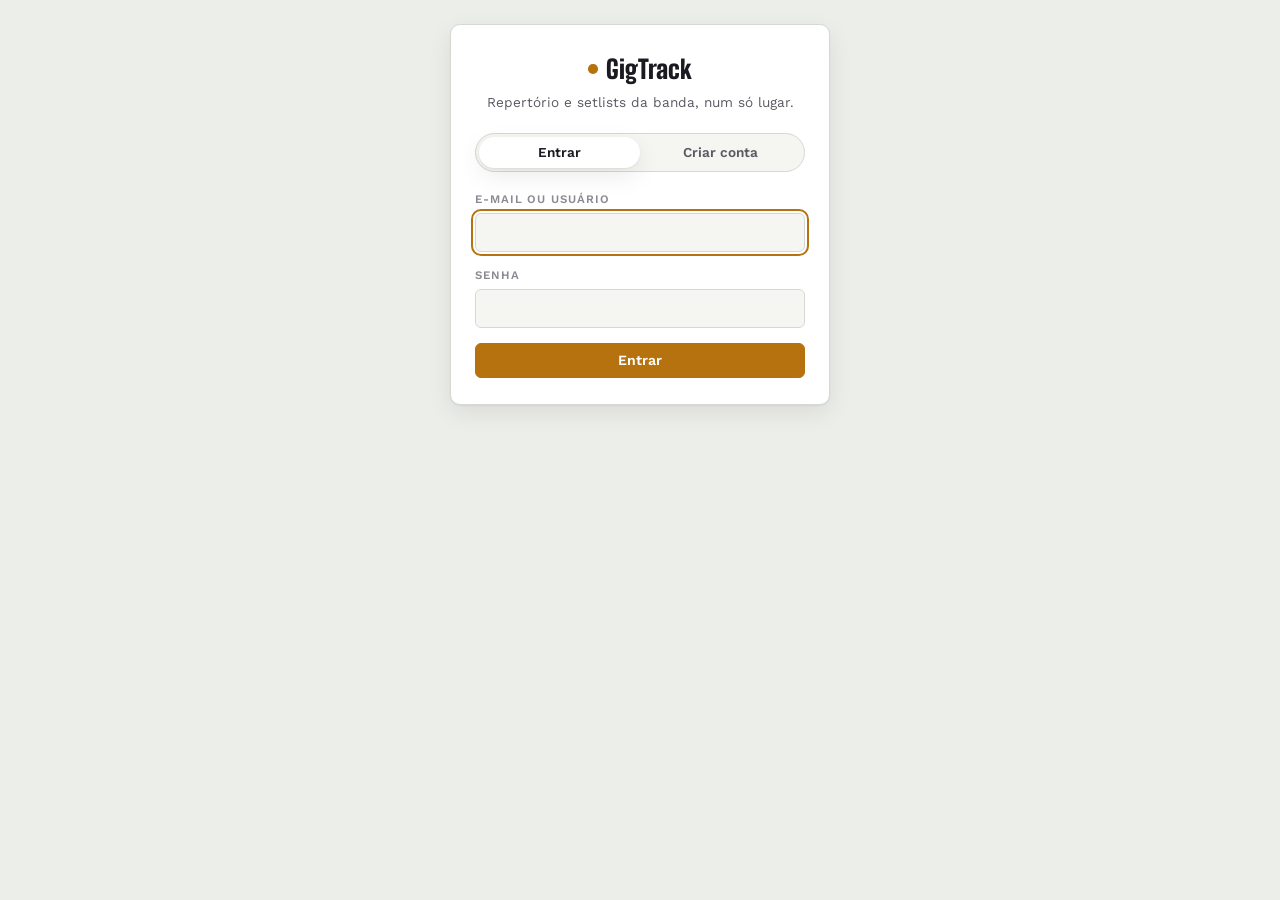
<file: index.html>
<!doctype html>
<html lang="pt-BR">
<head>
  <meta charset="utf-8">
  <meta name="viewport" content="width=device-width, initial-scale=1, viewport-fit=cover">
  <title>GigTrack — repertório, setlists e cifras da banda</title>
  <meta name="description" content="GigTrack organiza o repertório da sua banda: músicas, cifras com troca de tom, setlists com tempo total de show e PDF para o palco.">
  <link rel="canonical" href="https://gigtrack.com.br/">

  <!-- Aparência em celular / app instalado -->
  <meta name="theme-color" content="#ECEEEA" media="(prefers-color-scheme: light)">
  <meta name="theme-color" content="#16151B" media="(prefers-color-scheme: dark)">
  <meta name="color-scheme" content="light dark">
  <meta name="mobile-web-app-capable" content="yes">
  <meta name="apple-mobile-web-app-capable" content="yes">
  <meta name="apple-mobile-web-app-title" content="GigTrack">
  <meta name="apple-mobile-web-app-status-bar-style" content="black-translucent">
  <meta name="format-detection" content="telephone=no">
  <link rel="manifest" href="/manifest.webmanifest">
  <link rel="icon" href="/assets/img/icon.svg" type="image/svg+xml">
  <link rel="icon" href="/assets/img/favicon-32.png" sizes="32x32" type="image/png">
  <link rel="apple-touch-icon" href="/assets/img/apple-touch-icon.png">

  <!-- Compartilhamento (WhatsApp, redes sociais) -->
  <meta property="og:type" content="website">
  <meta property="og:site_name" content="GigTrack">
  <meta property="og:locale" content="pt_BR">
  <meta property="og:url" content="https://gigtrack.com.br/">
  <meta property="og:title" content="GigTrack — repertório, setlists e cifras da banda">
  <meta property="og:description" content="Músicas, cifras com troca de tom e setlists com tempo total de show, para a banda toda.">
  <meta property="og:image" content="https://gigtrack.com.br/assets/img/og-image.png">
  <meta name="twitter:card" content="summary_large_image">

  <link rel="preconnect" href="https://fonts.googleapis.com">
  <link rel="preconnect" href="https://fonts.gstatic.com" crossorigin>
  <link rel="preconnect" href="https://ttaxdkoaecxomsagnoxu.supabase.co" crossorigin>
  <link rel="stylesheet" href="https://fonts.googleapis.com/css2?family=Big+Shoulders+Display:wght@700;800;900&family=Work+Sans:wght@400;500;600;700&family=IBM+Plex+Mono:wght@400;500;600&display=swap">
  <link rel="stylesheet" href="/assets/css/styles.css?v=1.4.0">
</head>
<body>
  <div id="app">
    <div class="centerscreen"><div class="spinner" role="status" aria-label="Carregando"></div><p>Carregando GigTrack…</p></div>
  </div>
  <noscript><p style="text-align:center;padding:2rem;">O GigTrack precisa do JavaScript ativado no navegador.</p></noscript>

  <!-- Bibliotecas hospedadas no próprio site (sem depender de CDN) -->
  <script src="/assets/vendor/supabase-2.119.0.min.js"></script>
  <script src="/assets/vendor/jspdf-4.2.1.umd.min.js" defer></script>

  <script src="/assets/js/config.js?v=1.4.0"></script>
  <script src="/assets/js/cifra-core.js?v=1.4.0"></script>
  <script src="/assets/js/cifra-ui.js?v=1.4.0"></script>
  <script src="/assets/js/app.js?v=1.4.0"></script>
</body>
</html>
</file>
<file: assets/css/styles.css>
/* GigTrack — estilos (gigtrack.com.br)
 * Paleta âmbar/teal, claro/escuro automático. Layout mobile-first com ajustes para tablet e desktop
 * na seção RESPONSIVO no fim do arquivo.
 */
:root{
--bg:#ECEEEA;--bg-elev:#FFFFFF;--surface:#F5F6F2;--surface-2:#EAEBE5;
--border:#D7D8D1;--ink:#1B1A20;--ink-soft:#5B5A63;--ink-faint:#8B8A93;
--accent:#B5720E;--accent-ink:#FFFFFF;--accent-2:#2E6E6B;
--danger:#B23A32;--success:#4C7A4B;--warn:#9C6B12;
--shadow:0 1px 2px rgba(20,18,10,.06),0 8px 24px rgba(20,18,10,.08);
--radius:10px;--radius-sm:6px;
--font-display:'Big Shoulders Display','Arial Narrow',sans-serif;
--font-body:'Work Sans',system-ui,-apple-system,sans-serif;
--font-mono:'IBM Plex Mono','SFMono-Regular',Consolas,monospace;
}
@media (prefers-color-scheme: dark){:root:not([data-theme='light']){
--bg:#16151B;--bg-elev:#201F27;--surface:#201F27;--surface-2:#2A2933;
--border:#38363F;--ink:#F3F1EC;--ink-soft:#B4B2BC;--ink-faint:#79777F;
--accent:#E2A63B;--accent-ink:#1B1508;--accent-2:#5FBDB8;
--danger:#E2685F;--success:#7FBB7C;--warn:#E2A63B;
--shadow:0 1px 2px rgba(0,0,0,.35),0 12px 32px rgba(0,0,0,.45);
}}
:root[data-theme='dark']{
--bg:#16151B;--bg-elev:#201F27;--surface:#201F27;--surface-2:#2A2933;
--border:#38363F;--ink:#F3F1EC;--ink-soft:#B4B2BC;--ink-faint:#79777F;
--accent:#E2A63B;--accent-ink:#1B1508;--accent-2:#5FBDB8;
--danger:#E2685F;--success:#7FBB7C;--warn:#E2A63B;
--shadow:0 1px 2px rgba(0,0,0,.35),0 12px 32px rgba(0,0,0,.45);
}
*,*::before,*::after{box-sizing:border-box;}
html,body{height:100%;}
body{margin:0;background:var(--bg);color:var(--ink);font-family:var(--font-body);
-webkit-font-smoothing:antialiased;line-height:1.45;}
#app{min-height:100%;display:flex;flex-direction:column;}
a{color:var(--accent-2);}
button{font-family:inherit;}
h1,h2,h3{font-family:var(--font-display);font-weight:800;letter-spacing:.01em;
text-wrap:balance;margin:0;}
.mono{font-family:var(--font-mono);font-variant-numeric:tabular-nums;}
.u-label{font-size:.72rem;font-weight:600;letter-spacing:.08em;text-transform:uppercase;
color:var(--ink-faint);}
.topbar{position:sticky;top:0;z-index:20;display:flex;align-items:center;gap:.75rem;
padding:.85rem 1.1rem;background:var(--bg-elev);border-bottom:1px solid var(--border);}
.topbar .brand{display:flex;align-items:center;gap:.5rem;font-family:var(--font-display);
font-size:1.35rem;font-weight:900;letter-spacing:.01em;}
.topbar .brand .dot{width:.55rem;height:.55rem;border-radius:50%;background:var(--accent);
box-shadow:0 0 0 3px color-mix(in srgb, var(--accent) 25%, transparent);}
.topbar .spacer{flex:1;}
.iconbtn{display:inline-flex;align-items:center;justify-content:center;width:2.25rem;
height:2.25rem;border-radius:var(--radius-sm);border:1px solid var(--border);
background:var(--surface);color:var(--ink);cursor:pointer;flex-shrink:0;}
.iconbtn:hover{border-color:var(--accent);color:var(--accent);}
.iconbtn svg{width:1.1rem;height:1.1rem;}
.crumb{display:flex;align-items:center;gap:.5rem;min-width:0;}
.crumb img{width:1.9rem;height:1.9rem;border-radius:6px;object-fit:cover;
border:1px solid var(--border);background:var(--surface-2);}
.crumb .name{font-family:var(--font-display);font-weight:800;font-size:1.1rem;
white-space:nowrap;overflow:hidden;text-overflow:ellipsis;}
.userchip{display:flex;align-items:center;gap:.5rem;font-size:.82rem;color:var(--ink-soft);}
.toastwrap{position:fixed;bottom:calc(1rem + env(safe-area-inset-bottom));width:max-content;max-width:calc(100% - 2rem);left:50%;transform:translateX(-50%);z-index:80;
display:flex;flex-direction:column;gap:.4rem;align-items:center;}
.toast{background:var(--ink);color:var(--bg);padding:.55rem 1rem;border-radius:999px;
font-size:.85rem;box-shadow:var(--shadow);opacity:0;animation:toastin .25s ease forwards;}
.toast.err{background:var(--danger);color:#fff;}
@keyframes toastin{from{opacity:0;transform:translateY(6px);}to{opacity:1;transform:none;}}
.main{flex:1;width:100%;max-width:1080px;margin:0 auto;padding:1.25rem max(1.1rem,env(safe-area-inset-right)) calc(4rem + env(safe-area-inset-bottom)) max(1.1rem,env(safe-area-inset-left));}
.hero{padding:1.5rem 0 1rem;}
.hero h1{font-size:clamp(1.7rem,5vw,2.4rem);}
.hero p{color:var(--ink-soft);margin:.35rem 0 0;max-width:52ch;}
.bandgrid{display:grid;grid-template-columns:repeat(auto-fill,minmax(150px,1fr));gap:.9rem;
margin-top:1.25rem;}
.bandcard{display:flex;flex-direction:column;align-items:center;gap:.6rem;padding:1.1rem .9rem;
background:var(--bg-elev);border:1px solid var(--border);border-radius:var(--radius);
cursor:pointer;text-align:center;}
.bandcard:hover{border-color:var(--accent);}
.bandcard .logo{width:4.2rem;height:4.2rem;border-radius:12px;object-fit:cover;
background:var(--surface-2);border:1px solid var(--border);display:flex;
align-items:center;justify-content:center;color:var(--ink-faint);overflow:hidden;}
.bandcard .logo svg{width:1.8rem;height:1.8rem;}
.bandcard .bname{font-family:var(--font-display);font-weight:800;font-size:1.05rem;
line-height:1.15;}
.bandcard .meta{font-size:.72rem;color:var(--ink-faint);}
.newbandcard{border-style:dashed;color:var(--ink-soft);}
.newbandcard:hover{color:var(--accent);}
.tabs{display:flex;gap:.35rem;border-bottom:1px solid var(--border);margin:1.3rem 0 1.1rem;}
.tab{padding:.55rem .2rem;margin-right:1.1rem;background:none;border:none;
font-family:var(--font-display);font-weight:700;font-size:1.02rem;color:var(--ink-faint);
cursor:pointer;border-bottom:2px solid transparent;}
.tab.active{color:var(--ink);border-color:var(--accent);}
.toolbar{display:flex;gap:.6rem;align-items:center;flex-wrap:wrap;margin-bottom:1rem;}
.search{flex:1;min-width:160px;display:flex;align-items:center;gap:.5rem;
background:var(--surface);border:1px solid var(--border);border-radius:var(--radius-sm);
padding:.5rem .7rem;}
.search svg{width:1rem;height:1rem;color:var(--ink-faint);flex-shrink:0;}
.search input{border:none;background:none;outline:none;color:var(--ink);
font-family:inherit;font-size:.92rem;width:100%;}
.btn{display:inline-flex;align-items:center;gap:.4rem;padding:.55rem .95rem;
border-radius:var(--radius-sm);border:1px solid var(--border);background:var(--surface);
color:var(--ink);font-weight:600;font-size:.88rem;cursor:pointer;white-space:nowrap;}
.btn svg{width:1rem;height:1rem;}
.btn:hover{border-color:var(--accent);}
.btn:focus-visible,.iconbtn:focus-visible,.tab:focus-visible,a:focus-visible,
input:focus-visible,textarea:focus-visible,select:focus-visible{outline:2px solid var(--accent);
outline-offset:2px;}
.btn-primary{background:var(--accent);border-color:var(--accent);color:var(--accent-ink);}
.btn-primary:hover{filter:brightness(1.06);}
.btn-danger{color:var(--danger);}
.btn-danger:hover{border-color:var(--danger);}
.btn-ghost{border-color:transparent;background:none;}
.btn:disabled{opacity:.45;cursor:not-allowed;}
.btn-block{width:100%;justify-content:center;}
.songlist{display:flex;flex-direction:column;gap:.55rem;}
.songrow{display:grid;grid-template-columns:2.6rem 1fr auto;gap:.85rem;align-items:center;
background:var(--bg-elev);border:1px solid var(--border);border-radius:var(--radius);
padding:.75rem .9rem;}
.songrow .keybadge{width:2.6rem;height:2.6rem;border-radius:8px;background:var(--surface-2);
display:flex;align-items:center;justify-content:center;font-family:var(--font-mono);
font-weight:600;font-size:.95rem;color:var(--accent-2);border:1px solid var(--border);}
.songrow .info{min-width:0;}
.songrow .title{font-weight:700;font-size:1rem;overflow:hidden;text-overflow:ellipsis;
white-space:nowrap;}
.songrow .sub{font-size:.8rem;color:var(--ink-soft);overflow:hidden;text-overflow:ellipsis;
white-space:nowrap;margin-top:.1rem;}
.songrow .sub .dur{font-family:var(--font-mono);color:var(--ink-faint);margin-right:.6rem;}
.songrow .links{display:flex;gap:.35rem;margin-top:.35rem;flex-wrap:wrap;}
.pill{display:inline-flex;align-items:center;gap:.3rem;font-size:.72rem;padding:.15rem .5rem;
border-radius:999px;border:1px solid var(--border);color:var(--ink-soft);}
.pill svg{width:.8rem;height:.8rem;}
.rowactions{display:flex;gap:.3rem;align-self:start;}
.empty{text-align:center;padding:3rem 1rem;color:var(--ink-faint);}
.empty svg{width:2.4rem;height:2.4rem;margin-bottom:.6rem;opacity:.6;}
.empty p{margin:.3rem 0 0;}
.showlist{display:flex;flex-direction:column;gap:.6rem;}
.showcard{display:flex;align-items:center;gap:1rem;background:var(--bg-elev);
border:1px solid var(--border);border-radius:var(--radius);padding:.9rem 1rem;cursor:pointer;}
.showcard:hover{border-color:var(--accent);}
.showcard .datebox{display:flex;flex-direction:column;align-items:center;justify-content:center;
width:3.4rem;height:3.4rem;border-radius:8px;background:var(--surface-2);flex-shrink:0;
border:1px solid var(--border);}
.showcard .datebox .d{font-family:var(--font-display);font-weight:800;font-size:1.15rem;
line-height:1;}
.showcard .datebox .m{font-size:.62rem;text-transform:uppercase;letter-spacing:.05em;
color:var(--ink-faint);}
.showcard .sinfo{flex:1;min-width:0;}
.showcard .sname{font-family:var(--font-display);font-weight:800;font-size:1.1rem;}
.showcard .svenue{font-size:.82rem;color:var(--ink-soft);}
.showcard .scount{font-family:var(--font-mono);font-size:.8rem;color:var(--ink-faint);
white-space:nowrap;}
.modal-backdrop{position:fixed;inset:0;background:rgba(10,9,6,.5);z-index:60;
display:flex;align-items:flex-end;justify-content:center;}
@media(min-width:640px){.modal-backdrop{align-items:center;}}
.modal{background:var(--bg-elev);border:1px solid var(--border);width:100%;max-width:560px;
max-height:92vh;max-height:92dvh;overflow-y:auto;overscroll-behavior:contain;border-radius:14px 14px 0 0;box-shadow:var(--shadow);}
@media(min-width:640px){.modal{border-radius:14px;}}
.modal-head{display:flex;align-items:center;gap:.7rem;padding:1.1rem 1.2rem;
border-bottom:1px solid var(--border);position:sticky;top:0;background:var(--bg-elev);}
.modal-head h2{font-size:1.3rem;flex:1;}
.modal-body{padding:1.1rem 1.2rem 1.4rem;display:flex;flex-direction:column;gap:1rem;}
.field label{display:block;margin-bottom:.35rem;}
.field input[type=text],.field input[type=number],.field input[type=date],
.field input[type=url],.field input[type=email],.field input[type=password],
.field textarea,.field select{width:100%;background:var(--surface);
border:1px solid var(--border);border-radius:var(--radius-sm);padding:.6rem .7rem;
color:var(--ink);font-family:inherit;font-size:.92rem;}
.field textarea{min-height:4.5rem;resize:vertical;}
.field .hint{font-size:.76rem;color:var(--ink-faint);margin-top:.3rem;}
.field .err{font-size:.8rem;color:var(--danger);margin-top:.3rem;}
.row2{display:grid;grid-template-columns:1fr 1fr;gap:.8rem;}
.durfields{display:flex;gap:.5rem;align-items:center;}
.durfields input{width:5rem;text-align:center;}
.durfields span{color:var(--ink-faint);font-family:var(--font-mono);}
.filedrop{border:1.5px dashed var(--border);border-radius:var(--radius-sm);padding:.9rem;
text-align:center;cursor:pointer;background:var(--surface);}
.filedrop:hover{border-color:var(--accent);}
.filedrop svg{width:1.3rem;height:1.3rem;color:var(--ink-faint);}
.filedrop .fname{font-weight:600;font-size:.88rem;margin-top:.3rem;word-break:break-all;}
.logoupload{display:flex;align-items:center;gap:1rem;}
.logoupload .preview{width:4.6rem;height:4.6rem;border-radius:12px;background:var(--surface-2);
border:1px solid var(--border);object-fit:cover;display:flex;align-items:center;
justify-content:center;color:var(--ink-faint);overflow:hidden;flex-shrink:0;}
.logoupload .preview svg{width:1.8rem;height:1.8rem;}
.modal-foot{display:flex;justify-content:flex-end;gap:.6rem;padding:1rem 1.2rem;
border-top:1px solid var(--border);position:sticky;bottom:0;background:var(--bg-elev);}
.confirmbox{max-width:380px;}
.confirmbox p{color:var(--ink-soft);margin:0;}
.editorwrap{display:flex;flex-direction:column;gap:1.1rem;}
@media(min-width:820px){.editorwrap{flex-direction:row;align-items:flex-start;}
.editorwrap .pane{flex:1;min-width:0;}}
.panehead{display:flex;align-items:center;justify-content:space-between;margin-bottom:.7rem;}
.panehead h3{font-size:1.05rem;}
.catlist{display:flex;flex-direction:column;gap:.4rem;max-height:60vh;overflow-y:auto;}
.catrow{display:flex;align-items:center;gap:.6rem;background:var(--bg-elev);
border:1px solid var(--border);border-radius:var(--radius-sm);padding:.5rem .6rem;}
.catrow .ct{flex:1;min-width:0;font-size:.88rem;font-weight:600;overflow:hidden;
text-overflow:ellipsis;white-space:nowrap;}
.catrow .cd{font-family:var(--font-mono);font-size:.78rem;color:var(--ink-faint);}
.setlist{display:flex;flex-direction:column;gap:.4rem;min-height:3rem;}
.setrow{display:grid;grid-template-columns:1.8rem minmax(0,1fr) auto;gap:.65rem;align-items:center;
background:var(--bg-elev);border:1px solid var(--border);border-radius:var(--radius-sm);
padding:.55rem .65rem;}
.setrow .num{font-family:var(--font-mono);font-weight:700;color:var(--accent-2);
text-align:center;}
.setrow .st{font-size:.88rem;font-weight:600;overflow:hidden;text-overflow:ellipsis;
white-space:nowrap;}
.setrow .ss{font-size:.74rem;color:var(--ink-faint);}
.setrow .sd{font-family:var(--font-mono);font-size:.78rem;color:var(--ink-soft);}
.setctrls{display:flex;gap:.15rem;}
.setctrls button{width:1.7rem;height:1.7rem;}
.setctrls button svg{width:.85rem;height:.85rem;}
.summarybar{position:sticky;bottom:0;margin-top:1rem;background:var(--bg-elev);
border:1px solid var(--border);border-radius:var(--radius);padding:.8rem 1rem;
display:flex;align-items:center;gap:1rem;box-shadow:var(--shadow);}
.summarybar .sb-label{font-size:.72rem;color:var(--ink-faint);text-transform:uppercase;
letter-spacing:.06em;}
.summarybar .sb-value{font-family:var(--font-mono);font-weight:600;font-size:1.15rem;}
.summarybar .spacer{flex:1;}
.showmeta{display:flex;flex-wrap:wrap;gap:.5rem 1.2rem;color:var(--ink-soft);font-size:.85rem;
margin:.3rem 0 1rem;}
.showmeta strong{color:var(--ink);}
.showmeta span{display:inline-flex;align-items:center;gap:.35rem;}
.showmeta svg{width:1rem;height:1rem;flex-shrink:0;color:var(--ink-faint);}
.visually-hidden{position:absolute;width:1px;height:1px;overflow:hidden;clip:rect(0 0 0 0);}
.readonly-banner{background:var(--surface-2);border-bottom:1px solid var(--border);
color:var(--ink-soft);font-size:.85rem;padding:.5rem 1.1rem;display:flex;
align-items:center;gap:.5rem;}
.readonly-banner svg{width:1rem;height:1rem;flex-shrink:0;color:var(--warn);}

/* ---- auth screens ---- */
.authwrap{min-height:100%;display:flex;align-items:center;justify-content:center;padding:1.5rem;}
.authcard{width:100%;max-width:380px;background:var(--bg-elev);border:1px solid var(--border);
border-radius:var(--radius);padding:1.6rem 1.5rem;box-shadow:var(--shadow);}
.authcard .brand{display:flex;align-items:center;gap:.5rem;font-family:var(--font-display);
font-size:1.6rem;font-weight:900;justify-content:center;margin-bottom:.3rem;}
.authcard .brand .dot{width:.6rem;height:.6rem;border-radius:50%;background:var(--accent);}
.authcard .tagline{text-align:center;color:var(--ink-soft);font-size:.85rem;margin:0 0 1.3rem;}
.authtabs{display:flex;border:1px solid var(--border);border-radius:999px;padding:.2rem;
margin-bottom:1.2rem;background:var(--surface);}
.authtabs button{flex:1;border:none;background:none;padding:.45rem 0;border-radius:999px;
font-weight:600;font-size:.85rem;color:var(--ink-soft);cursor:pointer;}
.authtabs button.active{background:var(--bg-elev);color:var(--ink);box-shadow:var(--shadow);}
.authform{display:flex;flex-direction:column;gap:.9rem;}
.authform .err{background:color-mix(in srgb, var(--danger) 12%, transparent);
color:var(--danger);border-radius:var(--radius-sm);padding:.55rem .7rem;font-size:.83rem;}
.authform .info{background:color-mix(in srgb, var(--accent-2) 14%, transparent);
color:var(--accent-2);border-radius:var(--radius-sm);padding:.55rem .7rem;font-size:.83rem;}
.centerscreen{min-height:60vh;display:flex;align-items:center;justify-content:center;
flex-direction:column;gap:.8rem;color:var(--ink-soft);}
.spinner{width:1.6rem;height:1.6rem;border-radius:50%;border:2.5px solid var(--border);
border-top-color:var(--accent);animation:spin .8s linear infinite;}
@keyframes spin{to{transform:rotate(360deg);}}
.invitebox{display:flex;align-items:center;gap:.6rem;background:var(--surface);
border:1px solid var(--border);border-radius:var(--radius-sm);padding:.7rem .9rem;}
.invitebox .code{font-family:var(--font-mono);font-size:1.3rem;font-weight:600;
letter-spacing:.12em;flex:1;}
.memberlist{display:flex;flex-direction:column;gap:.4rem;margin-top:.5rem;}
.memberrow{display:flex;align-items:center;justify-content:space-between;
background:var(--surface);border:1px solid var(--border);border-radius:var(--radius-sm);
padding:.5rem .7rem;font-size:.88rem;}
.badge-owner{font-size:.68rem;text-transform:uppercase;letter-spacing:.05em;
color:var(--accent-2);font-weight:700;}

@media (prefers-reduced-motion: reduce){*{animation-duration:.01ms !important;
transition-duration:.01ms !important;}}

/* Link do Cifra Club (formulário da música) */
.cifraimport{display:flex;gap:.5rem;}
.cifraimport input{flex:1;min-width:0;}
.cifraimport .btn{text-decoration:none;}
.pill-cifraclub{text-decoration:none;color:var(--accent-2);border-color:color-mix(in srgb,var(--accent-2) 40%,var(--border));}
.setlink{margin-top:.3rem;width:max-content;}
@media (pointer:coarse){.setlink{padding:.35rem .7rem;font-size:.78rem;}}

/* ============================================================
   ADMINISTRAÇÃO, MÚSICAS PÚBLICAS E CÓPIAS (1.2.0)
   ============================================================ */
.muted{color:var(--ink-soft);}
.crumb .name svg{width:1.05rem;height:1.05rem;vertical-align:-2px;color:var(--accent-2);}
.userlist{display:flex;flex-direction:column;gap:.55rem;}
.userrow{display:flex;gap:1rem;align-items:center;justify-content:space-between;flex-wrap:wrap;
background:var(--bg-elev);border:1px solid var(--border);border-radius:var(--radius);padding:.8rem .95rem;}
.userrow .uinfo{min-width:0;flex:1 1 280px;}
.userrow .uname2{font-weight:700;}
.userrow .uemail{font-size:.85rem;color:var(--ink-soft);overflow-wrap:anywhere;}
.umeta{font-size:.75rem;color:var(--ink-faint);margin-top:.2rem;}
.umeta a{color:var(--accent-2);}
.ubadges{display:flex;gap:.35rem;flex-wrap:wrap;margin-top:.35rem;}
.ubadges:empty{display:none;}
.uactions{display:flex;gap:.5rem;flex-wrap:wrap;}
.badge{display:inline-flex;align-items:center;gap:.25rem;font-size:.68rem;font-weight:700;letter-spacing:.05em;
text-transform:uppercase;padding:.15rem .5rem;border-radius:999px;border:1px solid var(--border);}
.badge svg{width:.8rem;height:.8rem;}
.badge-admin{color:var(--accent-2);border-color:color-mix(in srgb,var(--accent-2) 45%,var(--border));}
.keepalive{display:flex;gap:.5rem;align-items:flex-start;font-size:.82rem;padding:.55rem .75rem;border-radius:var(--radius-sm);
border:1px solid var(--border);margin:-.25rem 0 1rem;color:var(--ink-soft);}
.keepalive svg{width:1rem;height:1rem;flex-shrink:0;margin-top:.1rem;}
.keepalive.ok svg{color:var(--accent-2);}
.keepalive.warn{color:var(--warn);border-color:color-mix(in srgb,var(--warn) 45%,var(--border));}
.badge-pending{color:#fff;background:var(--danger);border-color:var(--danger);}
.pending-count{color:var(--danger);}
.iconbtn.has-count{position:relative;}
.iconbtn .count{position:absolute;top:-.35rem;right:-.35rem;min-width:1.15rem;height:1.15rem;padding:0 .3rem;border-radius:999px;
background:var(--danger);color:#fff;font-size:.68rem;font-weight:700;line-height:1.15rem;text-align:center;}
.badge-warn{color:var(--warn);border-color:color-mix(in srgb,var(--warn) 45%,var(--border));}
.pill-public{color:var(--accent);border-color:color-mix(in srgb,var(--accent) 40%,var(--border));}
.checklist{display:flex;flex-direction:column;gap:.4rem;}
.checkrow{display:flex;gap:.65rem;align-items:flex-start;background:var(--surface);border:1px solid var(--border);
border-radius:var(--radius-sm);padding:.6rem .75rem;cursor:pointer;}
.checkrow input{width:1.15rem;height:1.15rem;margin:.1rem 0 0;accent-color:var(--accent);flex-shrink:0;}
.switchrow strong{font-size:.92rem;}
.modal-wide{max-width:720px;}
.publist{display:flex;flex-direction:column;gap:.5rem;}
.pubrow{display:flex;gap:.8rem;align-items:center;background:var(--bg-elev);border:1px solid var(--border);
border-radius:var(--radius-sm);padding:.65rem .75rem;}
.pubrow .pinfo{flex:1;min-width:0;}
.pubrow .title{font-weight:700;overflow:hidden;text-overflow:ellipsis;white-space:nowrap;}
.pubrow .sub{font-size:.8rem;color:var(--ink-soft);}
.pubrow .pact{flex-shrink:0;}
.btn-ghost:hover{border-color:var(--border);}

/* ============================================================
   RESPONSIVO — celular, tablet e telas de toque
   ============================================================ */
.spacer{flex:1;}
html{-webkit-text-size-adjust:100%;text-size-adjust:100%;}
body{overflow-x:hidden;}
.topbar{padding-top:max(.85rem,env(safe-area-inset-top));
padding-left:max(1.1rem,env(safe-area-inset-left));padding-right:max(1.1rem,env(safe-area-inset-right));}
.tabs{overflow-x:auto;scrollbar-width:none;-webkit-overflow-scrolling:touch;}
.tabs::-webkit-scrollbar{display:none;}
.tab{flex-shrink:0;}
.showhead{justify-content:space-between;}
.showtitle{display:flex;align-items:center;gap:.6rem;min-width:0;flex:1 1 260px;}
.showtitle h2{font-size:1.5rem;min-width:0;overflow:hidden;text-overflow:ellipsis;white-space:nowrap;}
.showbtns{display:flex;gap:.6rem;flex-wrap:wrap;}
.setright{display:flex;align-items:center;gap:.5rem;}
.setrow > div{min-width:0;}
.songrow{grid-template-columns:2.6rem minmax(0,1fr) auto;}
.catrow .ct{min-width:0;}
.summarybar{bottom:env(safe-area-inset-bottom);}

/* Telas de toque: alvos de no mínimo ~44px */
@media (pointer:coarse){
  .iconbtn{width:2.75rem;height:2.75rem;}
  .setctrls{gap:.3rem;}
  .setctrls button{width:2.5rem;height:2.5rem;}
  .btn{min-height:2.75rem;}
  .tab{padding:.75rem .2rem;}
  .authtabs button{min-height:2.5rem;}
  .bandcard:hover,.showcard:hover,.btn:hover,.iconbtn:hover{border-color:var(--border);}
  .btn-primary:hover{border-color:var(--accent);}
}

/* Tablet (retrato) e celulares grandes */
@media (max-width:819px){
  .catlist{max-height:42vh;}
  .editorwrap .pane{width:100%;}
}

/* Celular */
@media (max-width:600px){
  /* 16px nos campos evita o zoom automático do iPhone ao tocar */
  .field input[type=text],.field input[type=number],.field input[type=date],
  .field input[type=url],.field input[type=email],.field input[type=password],
  .field textarea,.field select,.search input{font-size:16px;}
  .main{padding-top:1rem;}
  .hero{padding:.75rem 0 .5rem;}
  .topbar{gap:.5rem;}
  .userchip .uname{display:none;}
  .iconbtn{width:2.75rem;height:2.75rem;}
  .setctrls{gap:.3rem;}
  .setctrls button{width:2.5rem;height:2.5rem;}
  .btn{min-height:2.75rem;}
  .bandgrid{grid-template-columns:repeat(2,minmax(0,1fr));gap:.7rem;}
  .bandlist-tools .spacer{display:none;}
  .bandlist-tools .btn{flex:1;justify-content:center;}
  .toolbar .search{flex-basis:100%;}
  .toolbar .search + .btn{flex:1;justify-content:center;}
  .songrow{grid-template-columns:2.4rem minmax(0,1fr);gap:.7rem;padding:.7rem .75rem;}
  .songrow .keybadge{width:2.4rem;height:2.4rem;font-size:.85rem;}
  .rowactions{grid-column:1/-1;justify-content:flex-end;border-top:1px solid var(--border);
    padding-top:.5rem;margin-top:.1rem;}
  .showcard{gap:.75rem;padding:.8rem .85rem;}
  .showcard .scount{font-size:.72rem;}
  .showbtns{width:100%;}
  .showbtns .btn{flex:1;justify-content:center;}
  .setrow{grid-template-columns:1.6rem minmax(0,1fr);gap:.4rem .6rem;}
  .setright{grid-column:2;justify-content:space-between;}
  .row2{grid-template-columns:1fr;}
  .modal-head,.modal-body,.modal-foot{padding-left:1rem;padding-right:1rem;}
  .modal-foot{padding-bottom:max(1rem,env(safe-area-inset-bottom));}
  .modal-foot .btn{flex:1;justify-content:center;}
  .authwrap{padding:1rem;align-items:flex-start;padding-top:max(2.5rem,env(safe-area-inset-top));}
  .authcard{padding:1.4rem 1.1rem;}
  .invitebox .code{font-size:1.1rem;}
  .uactions{width:100%;}
  .uactions .btn{flex:1;justify-content:center;}
  .pubrow{flex-wrap:wrap;}
  .pubrow .pact{width:100%;}
  .pubrow .pact .btn{width:100%;justify-content:center;}
  .toolbar .search ~ .btn{flex:1;justify-content:center;}
  .summarybar{padding:.7rem .85rem;}
}

/* Celular pequeno (≤ 360px) */
@media (max-width:360px){
  .bandgrid{grid-template-columns:1fr 1fr;gap:.55rem;}
  .bandcard{padding:.9rem .6rem;}
  .tab{margin-right:.8rem;font-size:.95rem;}
  .cifraimport{flex-wrap:wrap;}
  .cifraimport .btn{flex:1;justify-content:center;}
}

/* Tablet paisagem / desktop: editor do show lado a lado com mais respiro */
@media (min-width:820px){
  .editorwrap{gap:1.5rem;}
  .catlist{max-height:calc(100dvh - 20rem);min-height:16rem;}
}

/* Impressão: só o conteúdo */
@media print{
  .topbar,.toolbar,.tabs,.summarybar,.rowactions,.setctrls,.toastwrap{display:none !important;}
  body{background:#fff;color:#000;}
}
</file>
